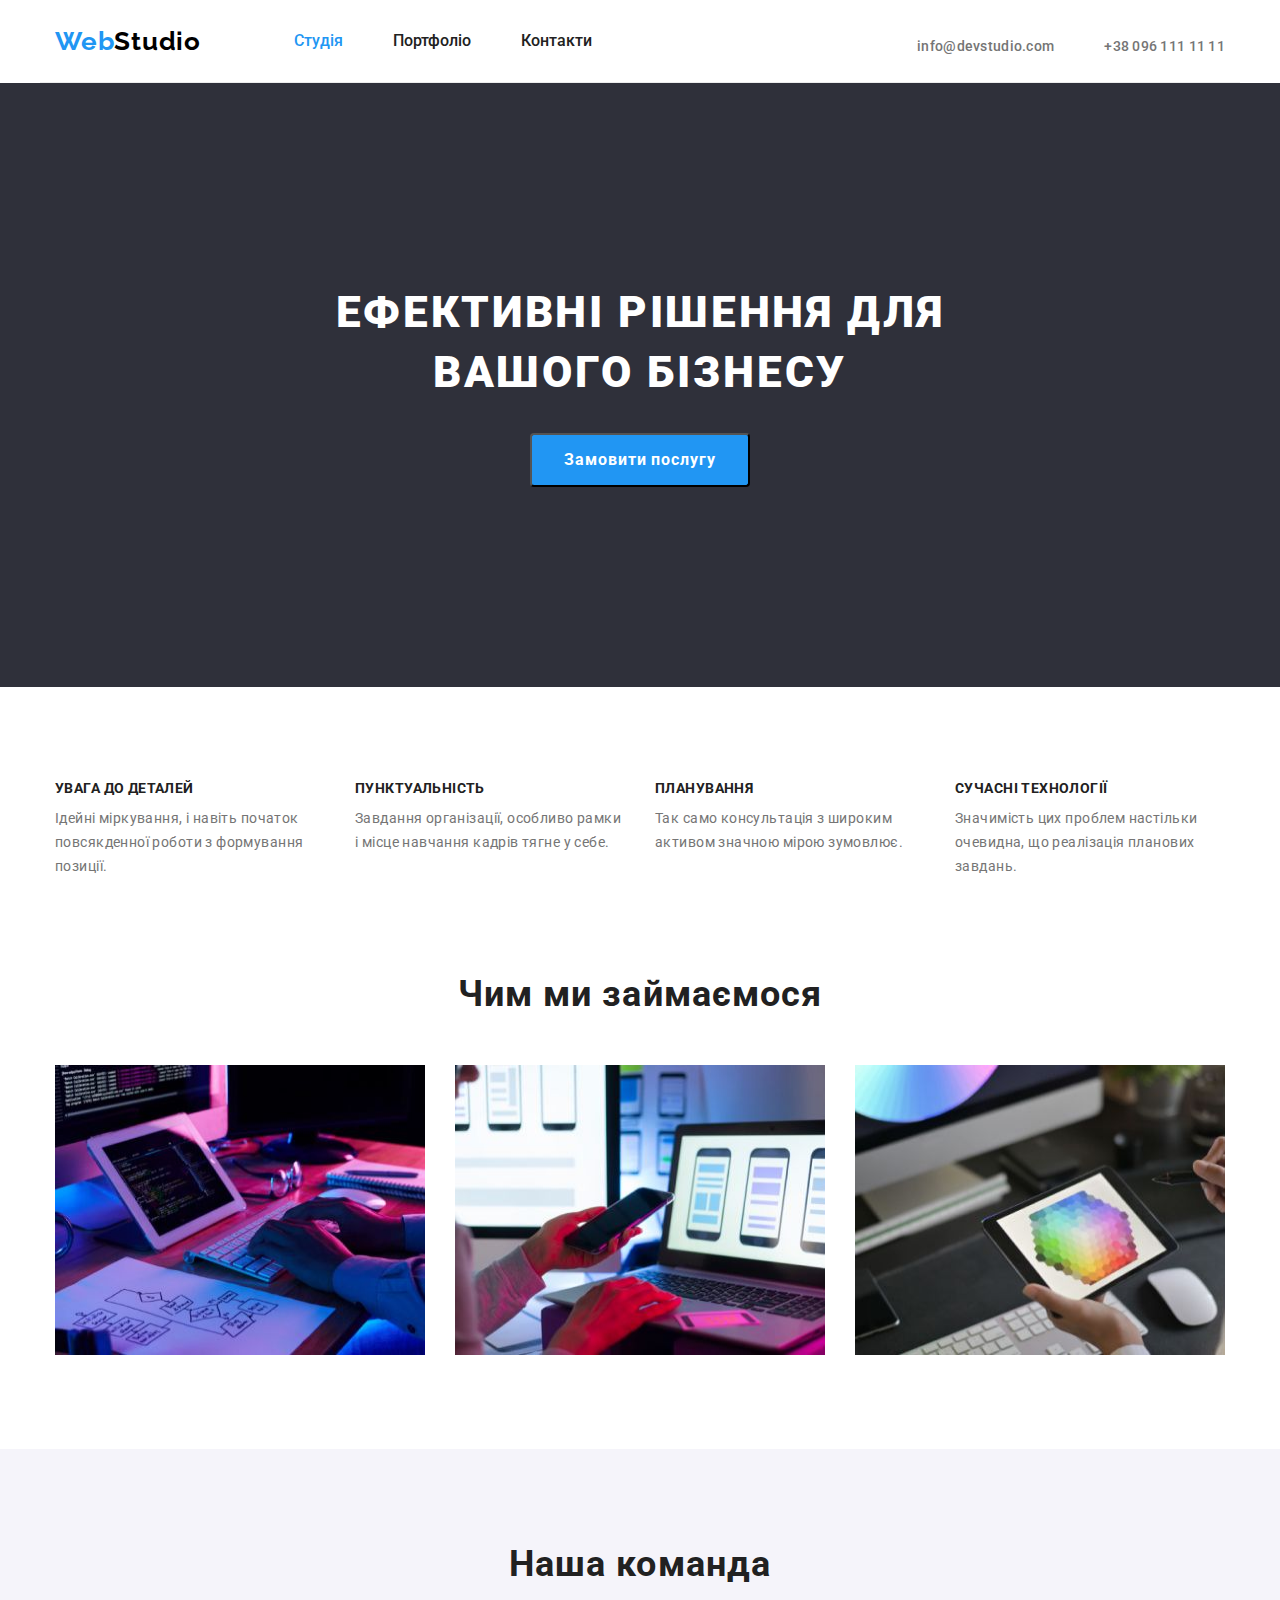
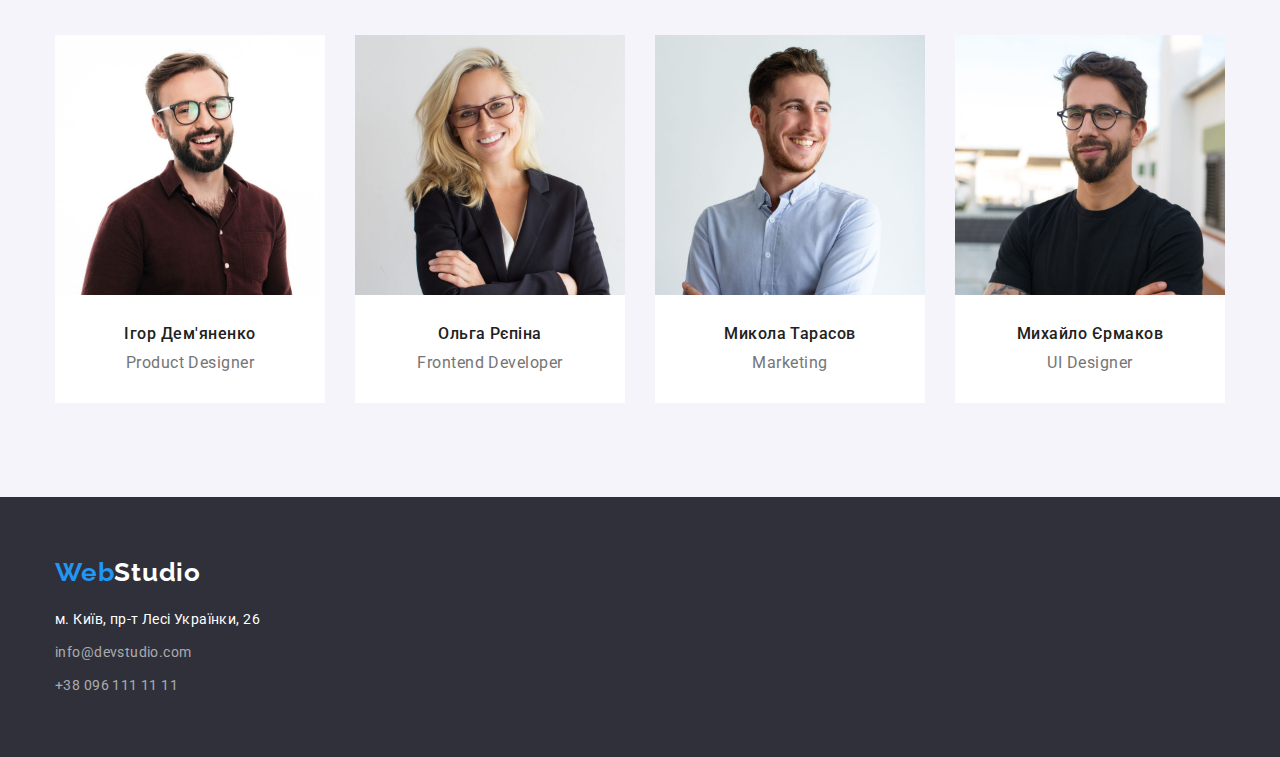
<file: index.html>
<!DOCTYPE html>
<html lang="uk">
  <head>
    <meta charset="UTF-8" />
    <meta http-equiv="X-UA-Compatible" content="IE=edge" />
    <meta name="viewport" content="width=device-width, initial-scale=1.0" />
    <meta
      name="description"
      content="Ефективні рішення для вашого бізнесу. 
    Розробка сайтів під ключ. Підтримка проєкту на всіх етапах розробки."
    />
    <title>Web Studio</title>
    <!--Fonts-->
    <link rel="preconnect" href="https://fonts.googleapis.com" />
    <link rel="preconnect" href="https://fonts.gstatic.com" crossorigin />
    <link
      href="https://fonts.googleapis.com/css2?family=Raleway:wght@700&family=Roboto:wght@400;500;700;900&display=swap"
      rel="stylesheet"
    />
    <!--Normalize-->
    <link
      rel="stylesheet"
      href="https://cdnjs.cloudflare.com/ajax/libs/modern-normalize/1.1.0/modern-normalize.css"
      integrity="sha512-Y0MM+V6ymRKN2zStTqzQ227DWhhp4Mzdo6gnlRnuaNCbc+YN/ZH0sBCLTM4M0oSy9c9VKiCvd4Jk44aCLrNS5Q=="
      crossorigin="anonymous"
      referrerpolicy="no-referrer"
    />
    <!--custom styles-->
    <link rel="stylesheet" href="./css/styles.css" />
  </head>
  <!--navigation-->
  <body class="page">
    <header class="header">
        <div class="container header-container">
        <nav class="main-nav">
        <a class="logo-link" href="./index.html"
          >Web<span class="logo-header">Studio</span></a>
        <ul class="list nav-list">
          <li class="list-item">
            <a class="link current link-header" href="./index.html">Студія</a>
          </li>
          <li class="list-item">
            <a class="link link-header" href="./portfolio.html">Портфоліо</a>
          </li>
          <li class="list-item"><a class="link link-header
            " href="">Контакти</a></li>
        </ul>
      </nav>
      <ul class="list nav-list-contact">
        <li class="list-item-contact">
          <a class="link" href="mailto:info@devstudio.com"
            >info@devstudio.com</a>
        </li>
        <li class="list-item-contact">
          <a class="link" href="tel:+380961111111">+38 096 111 11 11</a>
        </li>
      </ul>
    </div>
    </header>
    <main>
     
      <section class="hero">
        <h1 class="hero-title">
          Ефективні рішення для <br />
          вашого бізнесу
        </h1>
        <button class="btn-hero" type="button">Замовити послугу</button>
      </section>
    
      
<section class="section">
  <div class="container">
        <h2 class="visually-hidden">Особливості</h2>
        <ul class="list features">
          <li class="features-list-item">
            <h3 class="subtitle">увага до деталей</h3>
            <p class="subtitle-text">
              Ідейні міркування, і навіть початок повсякденної роботи з
              формування позиції.
            </p>
          </li>
          <li class="features-list-item">
            <h3 class="subtitle">пунктуальність</h3>
            <p class="subtitle-text">
              Завдання організації, особливо рамки і місце навчання кадрів тягне
              у себе.
            </p>
          </li>
          <li class="features-list-item">
            <h3 class="subtitle">планування</h3>
            <p class="subtitle-text">
              Так само консультація з широким активом значною мірою зумовлює.
            </p>
          </li>
          <li class="features-list-item">
            <h3 class="subtitle">сучасні технології</h3>
            <p class="subtitle-text">
              Значимість цих проблем настільки очевидна, що реалізація планових
              завдань.
            </p>
          </li>
        </ul>
      </div>
      </section>
    
     
    <section class="section section-services">
      
        
        <div class="container">
          <h2 class="title">Чим ми займаємося</h2>
        <ul class="list list-services">
          <li class="list-item">
            <img
              src="./images/what-we-do/img1.jpg"
              alt="крупним планом зображено програміста, який працює за робочим столом в офісі"
              width="370"
              height="290"
            />
          </li>
          <li class="list-item">
            <img
              src="./images/what-we-do/img2.jpg"
              alt="дизайнер працює над інтерфейсом додатка для мобільних телефонів"
              width="370"
              height="290"
            />
          </li>
          <li class="list-item">
            <img
              src="./images/what-we-do/img3.jpg"
              alt="креативний художник веб-дизайну з робочим графічним планшетом для вибору кольорів"
              width="370"
              height="290"
            />
          </li>
        </ul>
      </div>
      </section>
    
     
    <section class="section team">
      
        
        <div class="container"> 
          <h2 class="title">Наша команда</h2>
        <ul class="list list-team">
          <li class="list-item-team">
            <img
              src="./images/our-team/ihor1.jpg"
              alt="teammate"
              width="270"
              height="260"
            />
           <div class="team-name"><h3 class="title-card">Ігор Дем'яненко</h3>
          <p class="text-card">Product Designer</p></div>
          </li>
          <li class="list-item-team">
            <img
              src="./images/our-team/olha2.jpg"
              alt="teammate"
              width="270"
              height="260"
            />
            <div class="team-name"><h3 class="title-card">Ольга Рєпіна</h3>
            <p class="text-card">Frontend Developer</p></div>
          </li>
          <li class="list-item-team">
            <img
              src="./images/our-team/mykola3.jpg"
              alt="teammate"
              width="270"
              height="260"
            />
            <div class="team-name"><h3 class="title-card">Микола Тарасов</h3>
            <p class="text-card">Marketing</p></div>
          </li>
          <li class="list-item-team">
            <img
              src="./images/our-team/mykhailo4.jpg"
              alt="teammate"
              width="270"
              height="260"
            />
            <div class="team-name"><h3 class="title-card">Михайло Єрмаков</h3>
           <p class="text-card">UI Designer</p></div>
          </li>
        </ul>
      </div>
      </section>
   
    </main>
    
      <footer class="footer">
        <div class="container">
         <a class="logo-link" href="./index.html"
           >Web<span class="logo-footer">Studio</span></a
         >
         <address>
           <ul class="list list-address">
             <li class="list-item list-item-address">
               <a
                 class="link fact-address"
                 href="https://goo.gl/maps/CPtrU1FHBa2aNyZL9"
                 target="blank"
                 rel="noopener noreferrer"
               >
                 м. Київ, пр-т Лесі Українки, 26</a
               >
             </li>
             <li class="list-item-contact">
               <a class="link contacts" href="mailto:info@devstudio.com"
                 >info@devstudio.com</a
               >
             </li>
             <li class="list-item-contact">
               <a class="link contacts" href="tel:+380961111111"
                 >+38 096 111 11 11</a
               >
             </li>
           </ul>
         </address>
        </div>
       </footer>
  </body>
</html>
</file>
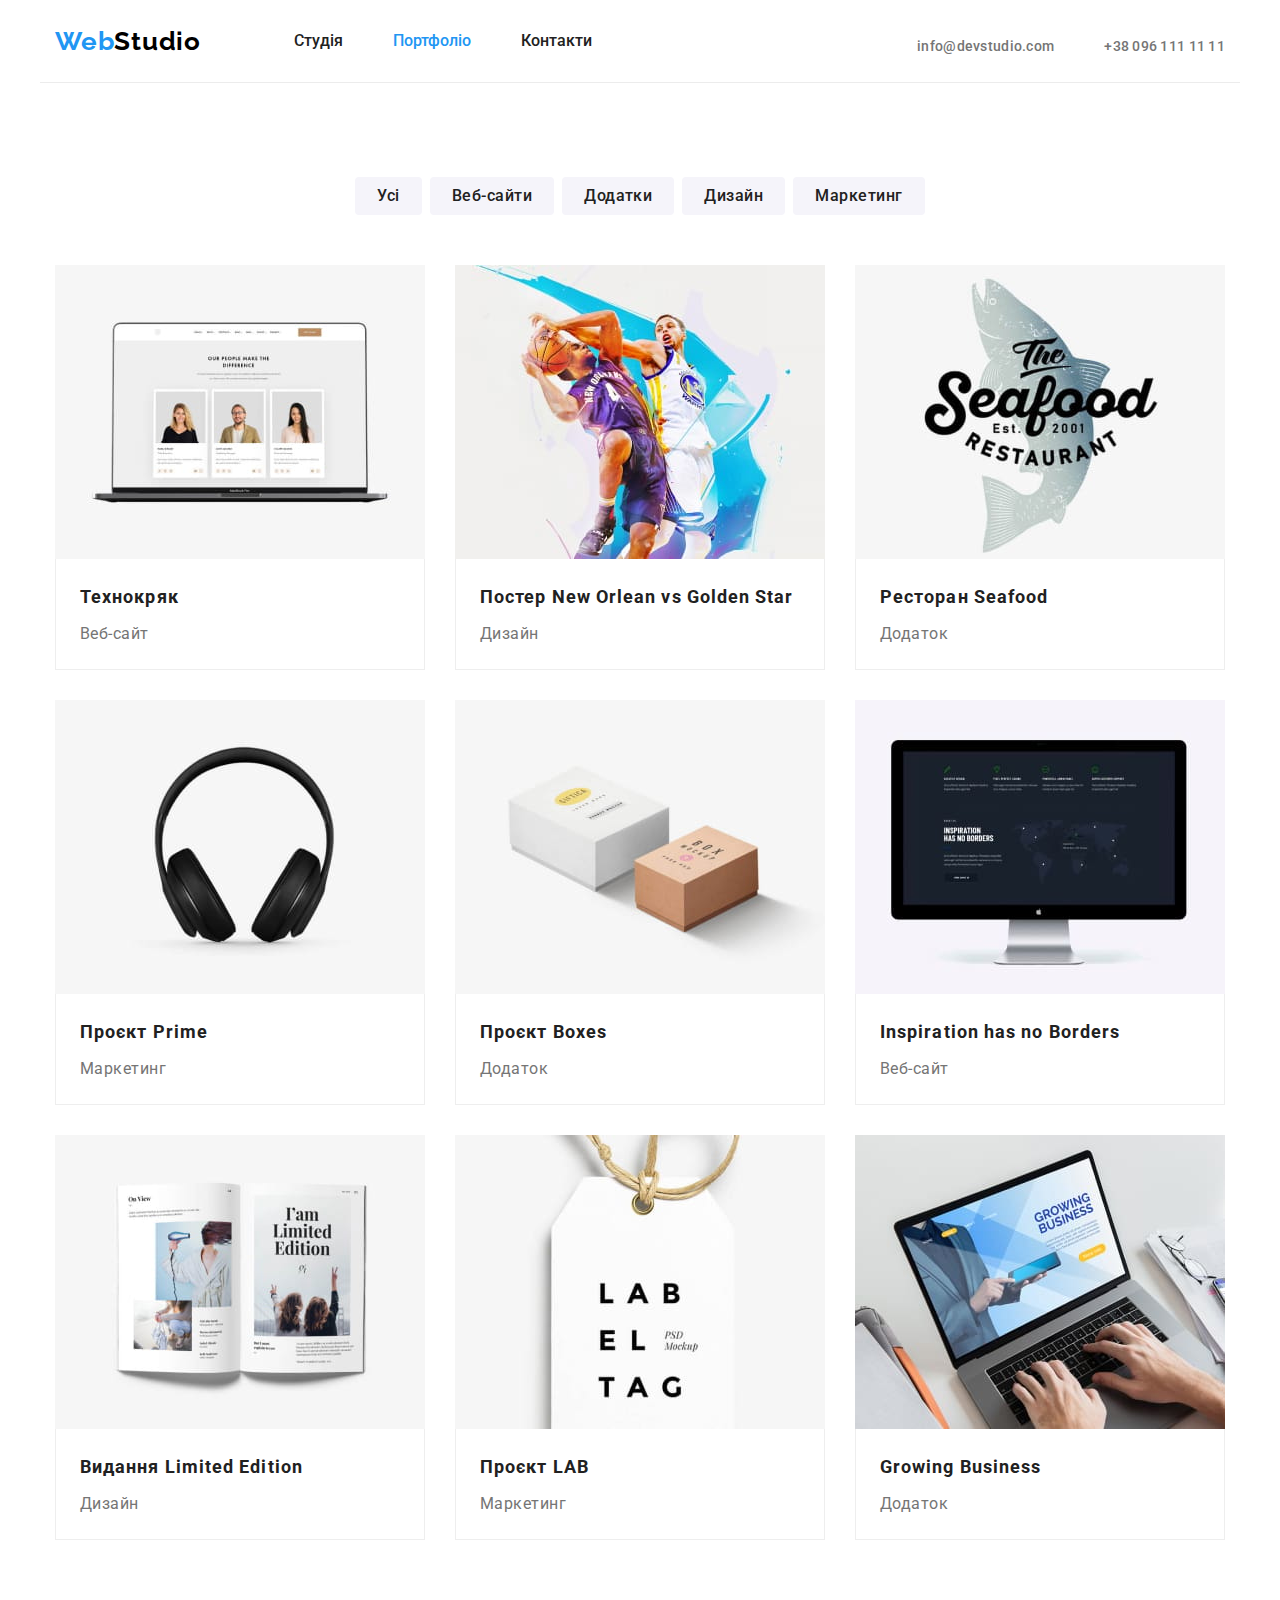
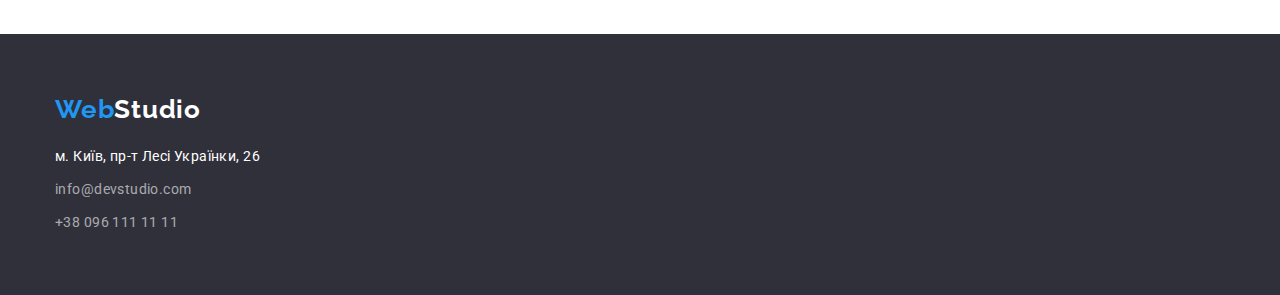
<file: portfolio.html>
<!DOCTYPE html>
<html lang="uk">
  <head>
    <meta charset="UTF-8" />
    <meta http-equiv="X-UA-Compatible" content="IE=edge" />
    <meta name="viewport" content="width=device-width, initial-scale=1.0" />
    <meta
      name="description"
      content="Ефективні рішення для вашого бізнесу. 
    Розробка сайтів під ключ. Підтримка проєкту на всіх етапах розробки."
    />
    <title>Web Studio</title>
    <!--Fonts-->
    <link rel="preconnect" href="https://fonts.googleapis.com" />
    <link rel="preconnect" href="https://fonts.gstatic.com" crossorigin />
    <link
      href="https://fonts.googleapis.com/css2?family=Raleway:wght@700&family=Roboto:wght@400;500;700;900&display=swap"
      rel="stylesheet"
    />
    <!--Normalize-->
    <link
      rel="stylesheet"
      href="https://cdnjs.cloudflare.com/ajax/libs/modern-normalize/1.1.0/modern-normalize.css"
      integrity="sha512-Y0MM+V6ymRKN2zStTqzQ227DWhhp4Mzdo6gnlRnuaNCbc+YN/ZH0sBCLTM4M0oSy9c9VKiCvd4Jk44aCLrNS5Q=="
      crossorigin="anonymous"
      referrerpolicy="no-referrer"
    />
    <!--custom styles-->
    <link rel="stylesheet" href="./css/styles.css" />
  </head>
  <!--navigation-->
  <body class="page">
    <header class="header">
        <div class="container header-container">
        <nav class="main-nav">
        <a class="logo-link" href="./index.html"
          >Web<span class="logo-header">Studio</span></a>
        <ul class="list nav-list">
          <li class="list-item">
            <a class="link link-header" href="./index.html">Студія</a>
          </li>
          <li class="list-item">
            <a class="link current link-header" href="./portfolio.html">Портфоліо</a>
          </li>
          <li class="list-item"><a class="link link-header
            " href="">Контакти</a></li>
        </ul>
      </nav>
      <ul class="list nav-list-contact">
        <li class="list-item-contact">
          <a class="link" href="mailto:info@devstudio.com"
            >info@devstudio.com</a>
        </li>
        <li class="list-item-contact">
          <a class="link" href="tel:+380961111111">+38 096 111 11 11</a>
        </li>
      </ul>
    </div>
    </header>
    <main>
      <!--майбутній фільтр-->
      <section class="section section-portfolio">
        <div class="container">
        <!--прихований заголовок-->
        <h1 class="visually-hidden">Наші роботи</h1>
        
          <ul class="list list-portfolio-btn">
          <li class="list-item-portfolio-btn">
            <button type="button" class="button portfolio-btn">Усі</button>
          </li>
          <li class="list-item-portfolio-btn">
            <button type="button" class="button portfolio-btn">Веб-сайти</button>
          </li>
          <li class="list-item-portfolio-btn">
            <button type="button" class="button portfolio-btn">Додатки</button>
          </li>
          <li class="list-item-portfolio-btn">
            <button type="button" class="button portfolio-btn">Дизайн</button>
          </li>
          <li class="list-item-portfolio-btn">
            <button type="button" class="button portfolio-btn">Маркетинг</button>
          </li>
        </ul>
      
          <ul class="list card-set">
          <li class="list-item-set">
            <a href="" class="list-link">
              <img
                src="./images/portfolio/img1.jpg"
                alt="на ноутбуці відкрито сайт 
                з зображенням працівників"
                width="370"
                height="294"
              />
              <div class="for-border">
                <h2 class="title-works">Технокряк</h2>
              <p class="text-works">Веб-сайт</p></div>
            </a>
          </li>
          <li class="list-item-set">
            <a href="" class="list-link">
              <img
                src="./images/portfolio/img2.jpg"
                alt="двоє баскетболістів"
                width="370"
                height="294"
              />
              <div class="for-border">
              <h2 class="title-works">Постер New Orlean vs Golden Star</h2>
              <p class="text-works">Дизайн</p></div>
            </a>
          </li>
          <li class="list-item-set">
            <a href="" class="list-link">
              <img
                src="./images/portfolio/img3.jpg"
                alt="логотип ресторана 
                    назва на фоні риби"
                width="370"
                height="294"
              />
              <div class="for-border">
              <h2 class="title-works">Ресторан Seafood</h2>
              <p class="text-works">Додаток</p></div>
            </a>
          </li>
          <li class="list-item-set">
            <a href="" class="list-link">
              <img
                src="./images/portfolio/img4.jpg"
                alt="чорні навушники"
                width="370"
                height="294"
              />
              <div class="for-border">
              <h2 class="title-works">Проєкт Prime</h2>
              <p class="text-works">Маркетинг</p></div>
            </a>
          </li>
          <li class="list-item-set">
            <a href="" class="list-link">
              <img
                src="./images/portfolio/img5.jpg"
                alt="дві коробки"
                width="370"
                height="294"
              />
              <div class="for-border">
              <h2 class="title-works">Проєкт Boxes</h2>
              <p class="text-works">Додаток</p></div>
            </a>
          </li>
          <li class="list-item-set">
            <a href="" class="list-link">
              <img
                src="./images/portfolio/img6.jpg"
                alt="монітор"
                width="370"
                height="294"
              />
              <div class="for-border">
              <h2 class="title-works">Inspiration has no Borders</h2>
              <p class="text-works">Веб-сайт</p></div>
            </a>
          </li>
          <li class="list-item-set">
            <a href="" class="list-link">
              <img
                src="./images/portfolio/img7.jpg"
                alt="розгорнутий журнал"
                width="370"
                height="294"
              />
              <div class="for-border">
              <h2 class="title-works">Видання Limited Edition</h2>
              <p class="text-works">Дизайн</p></div>
            </a>
          </li>
          <li class="list-item-set">
            <a href="" class="list-link">
              <img
                src="./images/portfolio/img8.jpg"
                alt="біла бірка з написом"
                width="370"
                height="294"
              />
              <div class="for-border">
              <h2 class="title-works">Проєкт LAB</h2>
              <p class="text-works">Маркетинг</p></div>
            </a>
          </li>
          <li class="list-item-set">
            <a href="" class="list-link">
              <img
                src="./images/portfolio/img9.jpg"
                alt="руки людини на чорній клавіатурі
                     сірого ноутбука"
                width="370"
                height="294"
              />
              <div class="for-border">
              <h2 class="title-works">Growing Business</h2>
              <p class="text-works">Додаток</p></div>
            </a>
          </li>
        </ul>
      </div>
      </section>
    </main>
    <footer class="footer">
      <div class="container container-footer">
       <a class="logo-link" href="./index.html"
         >Web<span class="logo-footer">Studio</span></a
       >
       <address>
         <ul class="list list-address">
           <li class="list-item">
             <a
               class="link fact-address"
               href="https://goo.gl/maps/CPtrU1FHBa2aNyZL9"
               target="blank"
               rel="noopener noreferrer"
             >
               м. Київ, пр-т Лесі Українки, 26</a
             >
           </li>
           <li class="list-item-contact">
             <a class="link contacts" href="mailto:info@devstudio.com"
               >info@devstudio.com</a
             >
           </li>
           <li class="list-item-contact">
             <a class="link contacts" href="tel:+380961111111"
               >+38 096 111 11 11</a
             >
           </li>
         </ul>
       </address>
      </div>
     </footer>
  </body>
</html>
</file>
<file: css/styles.css>
:root {
  /*fonts*/
  --main-font: "Roboto", sans-serif;
  --second-font: "Raleway", sans-serif;

  /* Text colors */
  --main-text-cl: #212121;
  --second-text-cl: #2196f3;
  --third-text-cl: #757575;
  --fourth-text-cl: #ffffff;

  /* backgrounds*/
  --accent-bg-cl: #ffffff;
  --second-bg-cl: #2f303a;
  --third-bg-cl: #2196f3;
}

.page {
  font-family: var(--main-font);
  color: var(--main-text-cl);
  background-color: var(--accent-bg-cl);
}

/* reset*/
h1,
h2,
h3,
h4,
h5,
h6,
p,
ul {
  margin: 0;
  padding: 0;
}


.container {
  width: 1200px;
  margin: 0 auto;
 padding-left: 15px;
 padding-right: 15px;
 
}

img {
  display: block;
  max-width: 100%;
}
/* navigation */

.header-container {
  border-bottom: 1px solid #ececec;
  display: flex;}

.main-nav {
  display: flex;
  align-items: center;
}

.logo-link {
  align-items: center;
  margin-right: 93px;
  text-decoration-line: none;
  font-family: var(--second-font);
  font-style: normal;
  font-weight: 700;
  font-size: 26px;
  line-height: 1.19;
  letter-spacing: 0.03em;
  color: #2196f3;
}

.logo-header {
  color: #000000;
}

.nav-list {
  display: flex;
  gap: 50px;
  align-items: center;
}
.link-header {
  padding-top: 32px;
  padding-bottom: 32px;
  display: inline-block;
}
.nav-list-contact {
  display: inline-flex;
  gap: 50px;
  align-items: center;
  margin-left:auto;
}

.list {
  list-style: none;
  font-weight: 500;
}
.link {
  text-decoration: none;
  color: currentColor;
  font-style: normal;
}
.list-link {
  text-decoration: none;
  color: currentColor;
}
.link:hover,
.link:focus {
  color: var(--second-text-cl);
}

.list-item-contact {
  color: var(--third-text-cl);
  font-size: 14px;
  letter-spacing: 0.02em;
}

.current {
  color: var(--second-text-cl);
}

.hero {
  background-color: #2f303a;
  padding-top: 200px;
  padding-bottom: 200px;
}

.hero-title {
  color: var(--fourth-text-cl);
  font-family: var(--main-font);
  font-style: normal;
  font-weight: 900;
  font-size: 44px;
  line-height: 1.36;
  text-align: center;
  letter-spacing: 0.06em;
  text-transform: uppercase;
  margin-bottom: 30px;
}

.btn-hero {
  display: block;
  margin: 0 auto;
  font-size: 16px;
  line-height: 1.87;
  align-items: center;
  letter-spacing: 0.06em;
  cursor: pointer;
  color: var(--fourth-text-cl);
  background: var(--third-bg-cl);
  font-family: var(--main-font);
  font-weight: 700;
  padding: 10px 32px;
  border-radius: 4px;
}
/*прихований заголовок*/
.visually-hidden {
  position: absolute;
  white-space: nowrap;
  width: 1px;
  height: 1px;
  overflow: hidden;
  border: 0;
  padding: 0;
  clip: rect(0 0 0 0);
  clip-path: inset(50%);
  margin: -1px;
}


.features {
  display: flex;
  gap: 30px;
  
}
.container{
  justify-content: space-evenly;
}

.features-list-item {
  width: 270px;
}

.title {
  text-align: center;
  margin-bottom: 50px;
  font-weight: 700;
  font-size: 36px;
  line-height: 1.17;
  letter-spacing: 0.03em;
}

.list-services {
  display: flex;
  gap: 30px;
  margin-top: 50px;
}

.subtitle {
  font-family: var(--main-font);
  font-size: 14px;
  line-height: 1.14;
  letter-spacing: 0.03em;
  text-transform: uppercase;
}
.subtitle-text {
  color: var(--third-text-cl);
  font-size: 14px;
  line-height: 1.71;
  letter-spacing: 0.03em;
  margin-top: 10px;
  font-weight: 400;
}
.team {
  background: #f5f4fa;
}
.list-team {
  display: flex;
  gap: 30px;
}
.list-item-team {
  background-color: var(--accent-bg-cl);
}

.title-card {
  font-weight: 500;
  font-size: 16px;
  line-height: 1.18;
  letter-spacing: 0.03em;
  display: flex;
  justify-content: center;
}
.text-card {
  display: flex;
  justify-content: center;
  font-weight: 400;
  font-size: 16px;
  line-height: 1.18;
  letter-spacing: 0.03em;
  color: var(--third-text-cl);
  margin-top: 10px;
}
.team-name {
  padding-top: 30px;
  padding-bottom: 30px;
}

.team-position {
  padding-top: 10px;
  padding-bottom: 30px;
}

address{
  margin-top: 20px;
}
 

.logo-footer {
  color: var(--fourth-text-cl);
}
.footer {
  background-color: var(--second-bg-cl);
  padding-top: 60px;
  padding-bottom: 60px;
}
.fact-address {
  text-decoration-line: none;
  font-style: normal;
  font-weight: 400;
  font-size: 14px;
  line-height: 1.71;
  letter-spacing: 0.03em;
  color: var(--fourth-text-cl);
}

.address {
 
  font-style: normal;
  text-decoration: none;
  text-decoration-line: none;
}
.list-address {
  display: flex;
  flex-direction: column;
  align-items: flex-start;
}

  
.list-item-contact {
  margin-top: 9px;
}

.address:hover,
.address:focus {
  color: var(--second-text-cl);
}
.footer.address:hover {
  color: var(--second-text-cl);
}
.contacts {
  font-weight: 400;
  font-size: 14px;
  line-height: 1.71;
  letter-spacing: 0.03em;
  color: rgba(255, 255, 255, 0.6);
}
.button:hover,
.button:focus {
  color: var(--fourth-text-cl);
  background-color: var(--third-bg-cl);
}
.button {
  font-family: inherit;
  cursor: pointer;
  background: #f5f4fa;
  color: var(--main-text-cl);
  font-weight: 500;
  font-size: 16px;
  line-height: 1.62;
  text-align: center;
  letter-spacing: 0.03em;
}
.title-works {
  font-weight: 700;
  font-size: 18px;
  line-height: 2;
  letter-spacing: 0.06em;
  margin-bottom: 4px;
}
.text-works {
  font-size: 16px;
  font-weight: 400;
  line-height: 1.87;
  letter-spacing: 0.03em;
  color: var(--third-text-cl);

}

.section {
  padding-top: 94px;
  padding-bottom: 94px;
}
.section-services{
  padding-top: 0;
}

/* Portfolio*/

.card-set {
  display: flex;
  flex-wrap: wrap;
  gap: 30px;
}

  

.item-set {
  flex-basis: calc((100%-60px) / 3);
}
.list-portfolio-btn {
  display: flex;
  justify-content: center;
  margin-bottom: 50px;
  gap: 8px;
}

.list-item-portfolio-btn {
  display: flex;
}

.portfolio-btn {
  padding: 6px 22px;
  display: block;
  font-family: var(--main-font);
  font-weight: 500;
  font-size: 16px;
  line-height: 26px;
  letter-spacing: 0.03em;
  border-radius: 4px;
  color: var(--main-text-cl);
  background: #f5f4fa;
  border: none;
}

.for-border {
  border-left: 1px solid #eeeeee;
  border-right: 1px solid #eeeeee;
  border-bottom:1px solid #eeeeee; 
  padding-left: 24px;
  padding-top: 20px;
  padding-bottom: 20px;
}
</file>
